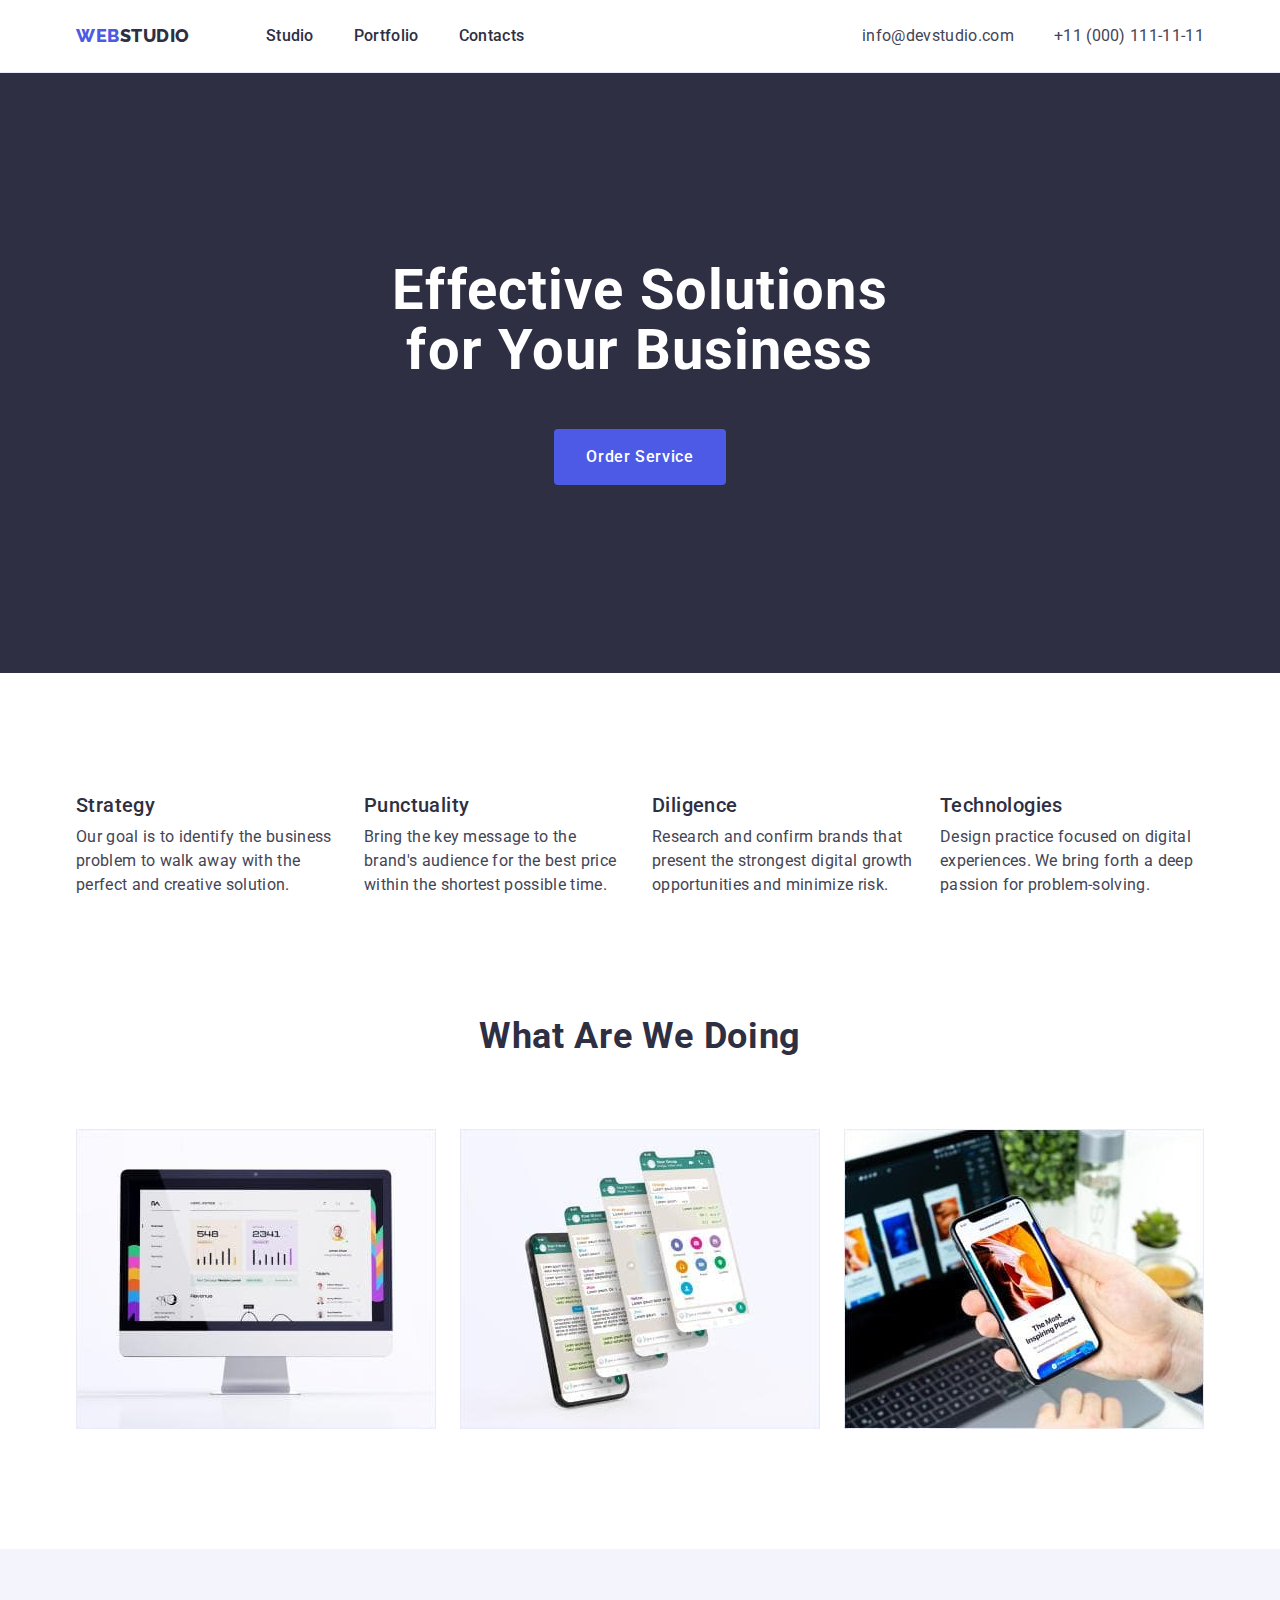
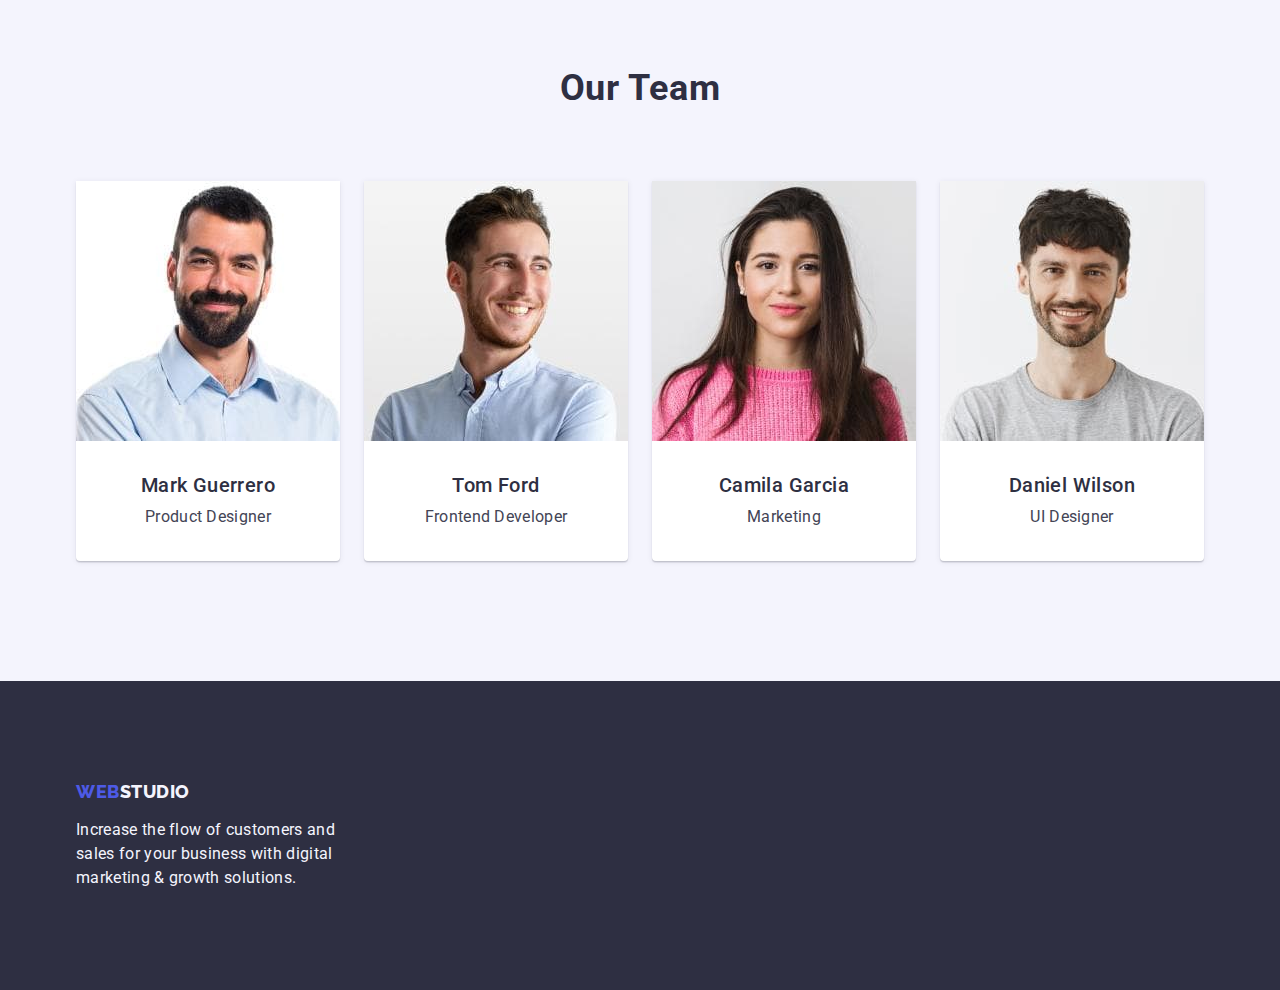
<file: index.html>
<!DOCTYPE html>
<html lang="en">
    <head>
        <link rel="stylesheet" href="./css/modern-normalize.min.css" />
        <link rel="preconnect" href="https://fonts.googleapis.com">
        <link rel="preconnect" href="https://fonts.gstatic.com" crossorigin>
        <link
            href="https://fonts.googleapis.com/css2?family=Raleway:wght@800&family=Roboto:wght@400;500;700&display=swap"
            rel="stylesheet">
        <meta charset="utf-8" />
        <meta name="description" content="Web studio services" />
        <title>Web Studio</title>
        <link href="./css/styles.css" rel="stylesheet"/>
    </head>

    <body>
        <header class="header">
            <div class="container header-div">
            <nav class="nav">
                <a class="logo link" href="./index.html">Web<span class="span">Studio</span></a>
                <ul class="list header-ul-l">
                    <li><a class="list-menu-header link" href="./index.html">Studio</a></li>
                    <li><a class="list-menu-header link" href="./portfolio.html">Portfolio</a></li>
                    <li><a class="list-menu-header link" href="">Contacts</a></li>
                </ul>
            </nav>
            <address class="address">
                <ul class="list header-ul-ll">
                    <li><a class="list-contacts-header link" href="mailto:info@devstudio.com">info@devstudio.com</a></li>
                    <li><a class="list-contacts-header link" href="tel:+110001111111">+11 (000) 111-11-11</a></li>
                </ul>
            </address>
            </div>
        </header>

        <main>
            <section class="first-section">
                <div class="container">
            <h1 class="title-first-section">Effective Solutions for Your Business</h1>
            <button class="first-section-button" type="button">Order Service</button>
            </div>
            </section>

            <section class="second-section">
                <div class="container">
            <h2 class="visually-hidden">List of features</h2>
            <ul class="l-list-ll-section list">
                <li class="item-l-list-ll-section">
                    <h3 class="second-section-titles">Strategy</h3>
                    <p class="second-section-text">
                        Our goal is to identify the business
                        problem to walk away with the perfect and creative solution.
                    </p>
                </li>
                <li class="item-l-list-ll-section">
                    <h3 class="second-section-titles">Punctuality</h3>
                    <p class="second-section-text">
                        Bring the key message to the brand's audience for the best price within the shortest possible time.
                    </p>
                </li>
                <li class="item-l-list-ll-section">
                    <h3 class="second-section-titles">Diligence</h3>
                    <p class="second-section-text">
                        Research and confirm brands that present the strongest digital growth opportunities and minimize risk.
                    </p>
                </li>
                <li class="item-l-list-ll-section">
                    <h3 class="second-section-titles">Technologies</h3>
                    <p class="second-section-text">
                        Design practice focused on digital experiences. We bring forth a deep passion for problem-solving.
                    </p>
                </li>
            </ul>
            </div>
            </section>

            <section class="third-section">
                <div class="container">
            <h2 class="tytles-h-ll">What are we doing</h2>
            <ul class="l-list-lll-section list">
                <li class="list-l-list-lll-section"><img src="./images/Rectangle_71.jpg" alt="Computer" width="360" height="300" /></li>
                <li class="list-l-list-lll-section"><img src="./images/Rectangle_72.jpg" alt="Displays" width="360" height="300" /></li>
                <li class="list-l-list-lll-section"><img src="./images/Rectangle_73.jpg" alt="Smartphone" width="360" height="300" /></li>
            </ul>
            </div>
            </section>

            <section class="fourth-section">
                <div class="container">
            <h2 class="tytles-h-ll">Our Team</h2>
            <ul class="l-list-llll-section list">
                <li class="list-fourth-section">
                    <img src="./images/img_1.jpg" alt="Mark" width="264" height="260" />
                    <div class="employee-data">
                    <h3 class="fourth-section-h-lll">Mark Guerrero</h3>
                    <p class="fourth-section-p">Product Designer</p>
                    </div>
                </li>
                <li class="list-fourth-section">
                    <img src="./images/img_2.jpg" alt="Tom" width="264" height="260" /> 
                    <div class="employee-data">
                    <h3 class="fourth-section-h-lll">Tom Ford</h3>
                    <p class="fourth-section-p">Frontend Developer</p>
                    </div>
                </li>
                <li class="list-fourth-section">
                    <img src="./images/img_3.jpg" alt="Camila" width="264" height="260" />
                    <div class="employee-data">
                    <h3 class="fourth-section-h-lll">Camila Garcia</h3>
                    <p class="fourth-section-p">Marketing</p>
                    </div>
                </li>
                <li class="list-fourth-section">
                    <img src="./images/img_4.jpg" alt="Daniel" width="264" height="260" />
                    <div class="employee-data">
                    <h3 class="fourth-section-h-lll">Daniel Wilson</h3>
                    <p class="fourth-section-p">UI Designer</p>
                    </div>
                </li>
            </ul>
            </div>
            </section>
        </main>

        <footer class="footer">
            <div class="container">
            <a class="logo-footer link" href="./index.html">Web<span class="second-span">Studio</span></a>
            <p class="footer-p">Increase the flow of customers and sales for your business with digital marketing & growth solutions.</p>
            </div>
        </footer>
    </body>
</html>
</file>
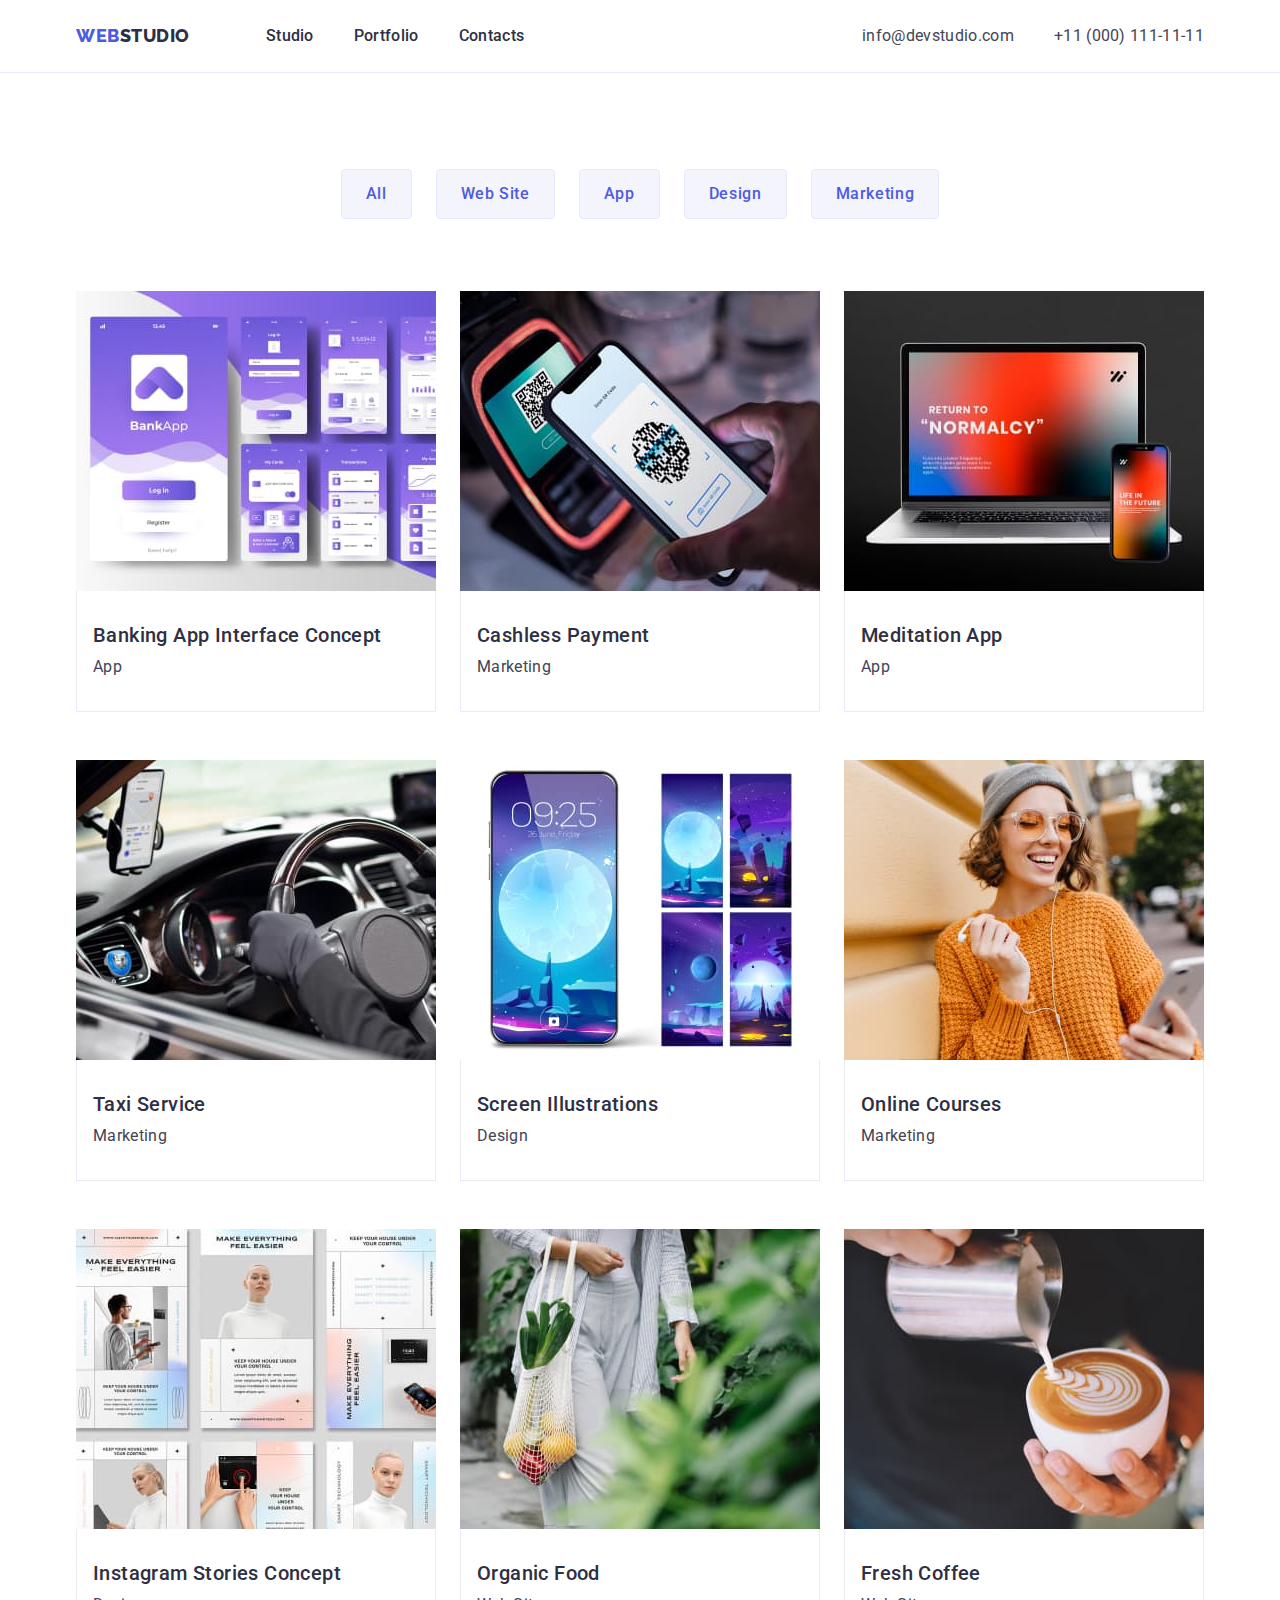
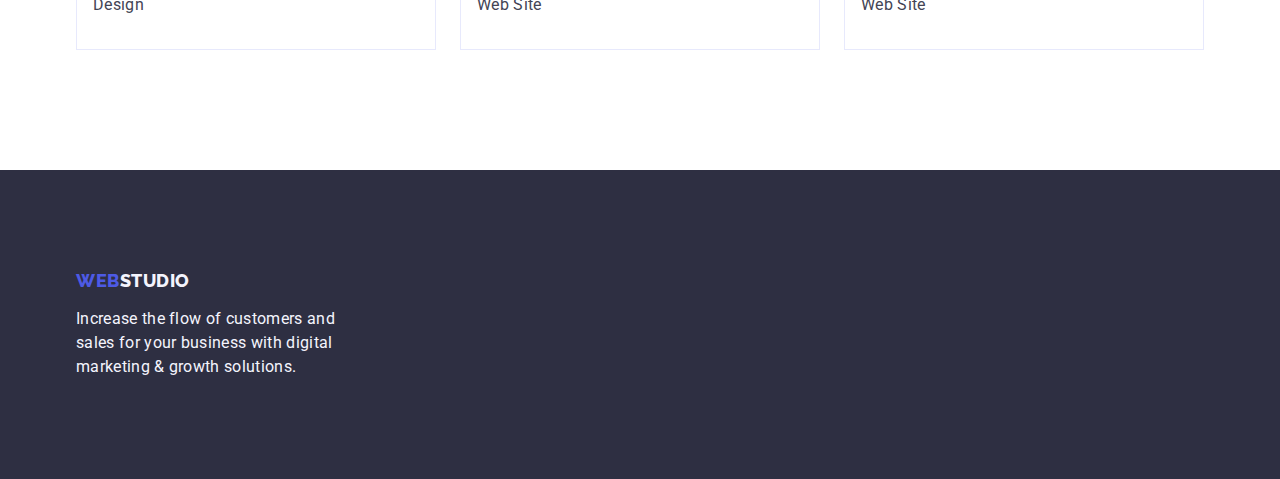
<file: portfolio.html>
<!DOCTYPE html>
<html lang="en">

<head>
    <link rel="stylesheet" href="./css/modern-normalize.min.css" />
    <link rel="preconnect" href="https://fonts.googleapis.com">
    <link rel="preconnect" href="https://fonts.gstatic.com" crossorigin>
    <link href="https://fonts.googleapis.com/css2?family=Raleway:wght@800&family=Roboto:wght@400;500;700&display=swap"
        rel="stylesheet">
    <meta charset="utf-8" />
    <meta name="description" content="Web studio services" />
    <title>Web Studio</title>
    <link href="./css/styles.css" rel="stylesheet" />
</head>

<body>
    <header class="header">
        <div class="container header-div">
            <nav class="nav">
                <a class="logo link" href="./index.html">Web<span class="span">Studio</span></a>
                <ul class="list header-ul-l">
                    <li><a class="list-menu-header link" href="./index.html">Studio</a></li>
                    <li><a class="list-menu-header link" href="./portfolio.html">Portfolio</a></li>
                    <li><a class="list-menu-header link" href="">Contacts</a></li>
                </ul>
            </nav>
            <address class="address">
                <ul class="list header-ul-ll">
                    <li><a class="list-contacts-header link" href="mailto:info@devstudio.com">info@devstudio.com</a></li>
                    <li><a class="list-contacts-header link" href="tel:+110001111111">+11 (000) 111-11-11</a></li>
                </ul>
            </address>
        </div>
    </header>

    <main>
        <section class="first-section-portfolio">
            <div class="container">
            <h1 class="visually-hidden">Portfolio</h1>
        <ul class="list portfolio-l-list">
            <li><button class="first-button" type="button">All</button></li>
            <li><button class="first-button" type="button">Web Site</button></li>
            <li><button class="first-button" type="button">App</button></li>
            <li><button class="first-button" type="button">Design</button></li>
            <li><button class="first-button" type="button">Marketing</button></li>
        </ul>

        <ul class="list portfolio-ll-list">
            <li class="item-portfolio-ll-list">
                <a class="link-portfolio-ll-list link" href="#">
                    <img src="./images/img_21.jpg" alt="BankApp" width="360" height="300"/>
                    <div class="application-data">
                    <h2 class="title-text-cards-portfolio">Banking App Interface Concept</h2>
                    <p class="text-cards-portfolio">App</p>
                </div></a></li>
            <li class="item-portfolio-ll-list">
                <a class="link-portfolio-ll-list link" href="#">
                    <img src="./images/img_22.jpg" alt="QR-code scanner" width="360" height="300"/>
                    <div class="application-data">
                    <h2 class="title-text-cards-portfolio">Cashless Payment</h2>
                    <p class="text-cards-portfolio">Marketing</p>
                </div></a></li>
            <li class="item-portfolio-ll-list">
                <a class="link-portfolio-ll-list link" href="#">
                    <img src="./images/img_23.jpg" alt="Notebooke" width="360" height="300"/>
                    <div class="application-data">
                    <h2 class="title-text-cards-portfolio">Meditation App</h2>
                    <p class="text-cards-portfolio">App</p>
                </div></a></li>
            <li class="item-portfolio-ll-list">
                <a class="link-portfolio-ll-list link" href="#">
                    <img src="./images/img_24.jpg" alt="Car" width="360" height="300"/>
                    <div class="application-data">
                    <h2 class="title-text-cards-portfolio">Taxi Service</h2>
                    <p class="text-cards-portfolio">Marketing</p>
                </div></a></li>
            <li class="item-portfolio-ll-list">
                <a class="link-portfolio-ll-list link" href="#">
                    <img src="./images/img_25.jpg" alt="Smartphone" width="360" height="300"/>
                    <div class="application-data">
                    <h2 class="title-text-cards-portfolio">Screen Illustrations</h2>
                    <p class="text-cards-portfolio">Design</p>
                </div></a></li>
            <li class="item-portfolio-ll-list">
                <a class="link-portfolio-ll-list link" href="#">
                    <img src="./images/img_26.jpg" alt="Girl" width="360" height="300"/>
                    <div class="application-data">
                    <h2 class="title-text-cards-portfolio">Online Courses</h2>
                    <p class="text-cards-portfolio">Marketing</p>
                </div></a></li>
            <li class="item-portfolio-ll-list">
                <a class="link-portfolio-ll-list link" href="#">
                    <img src="./images/img_27.jpg" alt="Pictures" width="360" height="300"/>
                    <div class="application-data">
                    <h2 class="title-text-cards-portfolio">Instagram Stories Concept</h2>
                    <p class="text-cards-portfolio">Design</p>
                </div></a></li>
            <li class="item-portfolio-ll-list">
                <a class="link-portfolio-ll-list link" href="#">
                    <img src="./images/img_28.jpg" alt="Food" width="360" height="300"/>
                    <div class="application-data">
                    <h2 class="title-text-cards-portfolio">Organic Food</h2>
                    <p class="text-cards-portfolio">Web Site</p>
                </div></a></li>
            <li class="item-portfolio-ll-list">
                <a class="link-portfolio-ll-list link" href="#">
                    <img src="./images/img_29.jpg" alt="Coffee" width="360" height="300"/>
                    <div class="application-data">
                    <h2 class="title-text-cards-portfolio">Fresh Coffee</h2>
                    <p class="text-cards-portfolio">Web Site</p>
                </div></a></li>
        </ul>
        </div>
        </section>
    </main>

    <footer class="footer">
        <div class="container">
            <a class="logo-footer link" href="./index.html">Web<span class="second-span">Studio</span></a>
            <p class="footer-p">Increase the flow of customers and sales for your business with digital marketing & growth
                solutions.</p>
        </div>
    </footer>
</body>
    
</html>
</file>
<file: css/styles.css>
:root{
    --all-background: #FFFFFF;
    --text-color: #2E2F42;
    --logo-first: #4d5ae5;
    --logo-second: #2e2f42;
    --text-header-normal: #2e2f42;
    --text-header-contacts-normal: #434455;
    --text-header-hover: #404BBF;
    --title-background: #2E2F42;
    --title-button-normal: #4D5AE5;
    --title-button-hover: #404BBF;
    --title-text: #FFFFFF;
    --main-background-first: #F4F4FD;
    --text-dark-background: #f4f4fd;
    --first-button-portfolio-normal: #F4F4FD;
    --first-button-portfolio-hover: #404BBF;
    --text-first-button-portfolio: #4d5ae5;
    --text-first-portfolio-hover: #FFFFFF;
    --positions-team:#434455;
    --footer-text: #F4F4FD;
    --first-inscription-cards: #2E2F42;
    --second--inscription-cards: #434455;
    --second-section-text: #434455;
    --second-section-titles: #2e2f42;
    --fourth-section-titles: #2e2f42;
    --tytles-h-ll: #2e2f42;
}

*{
    box-sizing: border-box;
}

body{
    font-family: "Roboto", sans-serif;
    color: #434455;
    background-color: var(--all-background);
}

h1, h2, h3, h4, h5, h6, p{
    margin-top: 0;
    margin-bottom: 0;
} 

ul{
    margin-top: 0;
    margin-bottom: 0;
    padding-left: 0;
}

img{
    display: block;
}

.link{
    text-decoration: none;
}

button{
    cursor: pointer;
}

.container {
    width: 100%;
    max-width: 1158px;
    margin: 0 auto;
    padding-left: 15px;
    padding-right: 15px;
}

.header{
    border-bottom: 1px solid #E7E9FC;
}

.header-div{
    display: flex;
}

.nav{
    display: flex;
    align-items: center;
}

.header-ul-l{
    display: flex;
}

.header-ul-ll {
    display: flex;
    align-items: center;
}

header .list{
    gap: 40px;
}

.logo{
    color: var(--logo-first);
    text-decoration: none;
    font-family: "Raleway", sans-serif;
    font-size: 18px;
    font-weight: 800;
    text-transform: uppercase;
    line-height: 1.17;
    letter-spacing: 0.03em;
    margin-right: 76px;
}

.span{
    color: var(--logo-second);
}

.portfolio-span {
    color: var(--logo-second);
}

.list{
    list-style: none;
}

.list-menu-header{
    color: var(--text-header-normal);
    font-size: 16px;
    font-weight: 500;
    line-height: 1.5;
    letter-spacing: 0.02em;
    padding: 24px 0;
    display: block;
}

.list-menu-header:hover,
.list-menu-header:focus{
    color: var(--text-header-hover);
}

.list-menu-header:hover,
.list-menu-header:focus {
    color: var(--text-header-hover);
}

.list-menu-header:hover,
.list-menu-header:focus {
    color: var(--text-header-hover);
}

.list{
    list-style: none;
}

.address{
    font-style: normal;
    margin-left: auto;
}

.list-contacts-header{
    color: var(--text-header-contacts-normal);
    font-size: 16px;
    line-height: 1.5;
    letter-spacing: 0.02em;
    padding: 24px 0;
    display: block;
}

.list-contacts-header:hover,
.list-contacts-header:focus {
    color: var(--text-header-hover);
}

.list-contacts-header:hover,
.list-contacts-header:focus {
    color: var(--text-header-hover);
}

.first-section{
    background-color: var(--title-background);
    text-align: center;
    padding: 188px 0;
}

.title-first-section{
    color: var(--title-text);
    font-size: 56px;
    font-weight: 700;
    line-height: 1.07;
    letter-spacing: 0.02em;
    width: 100%;
    max-width: 496px;
    margin-left: auto;
    margin-right: auto;
}

.first-section-button{
    background-color: var(--title-button-normal);
    color: var(--title-text);
    font-size: 16px;
    font-weight: 500;
    line-height: 1.5;
    letter-spacing: 0.04em;
    font-family: "Roboto", sans-serif;
    display: block;
    padding: 16px 32px;
    border-radius: 4px;
    min-width: 169px;
    height: 56px;
    border: none;
    cursor: pointer;
    margin-left: auto;
    margin-right: auto;
    margin-top: 48px;
}

.first-section-button:hover,
.first-section-button:focus{
    background-color: var(--title-button-hover);
}

.second-section{
    padding: 120px 0;
}

.visually-hidden {
    position: absolute;
    width: 1px;
    height: 1px;
    margin: -1px;
    border: 0;
    padding: 0;
    white-space: nowrap;
    clip-path: inset(100%);
    clip: rect(0 0 0 0);
    overflow: hidden;
}

.l-list-ll-section{
    gap: 24px;
    display: flex;
}

.item-l-list-ll-section{
    width: calc((100% - 72px)/4);
}

.ll-list-ll-section>li{
    border: 1px solid #E7E9FC;
}

.second-section-titles{
    color: var(--second-section-titles);
    font-size: 20px;
    font-weight: 500;
    line-height: 1.2;
    letter-spacing: 0.02em;
    text-align: left;
    margin-bottom: 8px;
}

.second-section-text{
    font-size: 16px;
    line-height: 1.5;
    letter-spacing: 0.02em;
    text-align: left;
    color: var(--second-section-text);
}

.third-section{
    padding-bottom: 120px;
}

.tytles-h-ll{
    font-size: 36px;
    font-weight: 700;
    line-height: 1.11;
    letter-spacing: 0.02em;
    text-align: center;
    text-transform: capitalize;
    color: var(--tytles-h-ll);
    margin-bottom: 72px;
    margin-left: auto;
    margin-right: auto;
}

.l-list-lll-section {
    display: flex;
    gap: 24px;
    justify-content: center;
}

.list-l-list-lll-section{
    width: calc((100% - 48px)/3);
}

.fourth-section{
    background-color: var(--main-background-first);
    padding: 120px 0;
}

.l-list-llll-section{
    display: flex;
    gap: 24px;
    justify-content: center;
}

.list-fourth-section{
    background-color: #FFFFFF;
    border-radius: 0px 0px 4px 4px;
    box-shadow: 0px 2px 1px 0px rgba(46, 47, 66, 0.08), 0px 1px 1px 0px rgba(46, 47, 66, 0.16), 0px 1px 6px 0px rgba(46, 47, 66, 0.08);
    width: calc((100% - 72px)/4);
}

.employee-data{
    padding: 32px 16px;
}

.fourth-section-h-lll{
    color: var(--fourth-section-titles);
    font-size: 20px;
    font-weight: 500;
    line-height: 1.2;
    letter-spacing: 0.02em;
    text-align: center;    
    margin-bottom: 8px;
}

.fourth-section-p {
    color: var(--positions-team);
    font-size: 16px;
    line-height: 1.5;
    letter-spacing: 0.02em;
    text-align: center;
}

.footer{
    background-color: var(--title-background);
    padding: 100px 0;
}

.logo-footer{
    color: var(--logo-first);
    text-decoration: none;
    font-family: "Raleway", sans-serif;
    font-size: 18px;
    font-weight: 800;
    text-transform: uppercase;
    line-height: 1.17;
    letter-spacing: 0.03em;
    display: inline-block;
    margin-bottom: 16px;
}

.second-span {
    color: var(--text-dark-background);
}

.footer-p{
    color: var(--footer-text);
    font-size: 16px;
    line-height: 1.5;
    letter-spacing: 0.02em;
    text-align: left;
    width: 100%;
    max-width: 264px;
}



.first-section-portfolio{
    padding: 96px 0 120px 0;
}

.portfolio-l-list{
    display: flex;
    gap: 24px;
    justify-content: center;
    margin-bottom: 72px;
}

.first-button {
    background-color: var(--first-button-portfolio-normal);
    color: var(--text-first-button-portfolio);
    font-family: "Roboto", sans-serif;
    font-size: 16px;
    font-weight: 500;
    line-height: 1.5;
    letter-spacing: 0.04em;
    text-align: center;
    border-radius: 4px;
    border: 1px solid #E7E9FC;
    padding: 12px 24px;
}

.first-button:hover,
.first-button:focus{
    background-color: var(--first-button-portfolio-hover);
    color: var(--text-first-portfolio-hover);
    border: 1px solid transparent;
}

.portfolio-ll-list{
    display: flex;
    flex-wrap: wrap;
    column-gap: 24px;
    row-gap: 48px;
}

.item-portfolio-ll-list{
    width: calc((100% - 48px) / 3);
}

.link-portfolio-ll-list{
    display: block;
}

.application-data{
    padding: 32px 16px;
    border: 1px solid #E7E9FC;
    border-top: none;
}

.title-text-cards-portfolio{
    color:var(--first-inscription-cards);
    font-size: 20px;
    font-weight: 500;
    line-height: 1.2;
    letter-spacing: 0.02em;
    text-align: left;
    margin-bottom: 8px;
}

.text-cards-portfolio{
    color: var(--second--inscription-cards);
    font-size: 16px;
    line-height: 1.5;
    letter-spacing: 0.02em;
}
</file>
